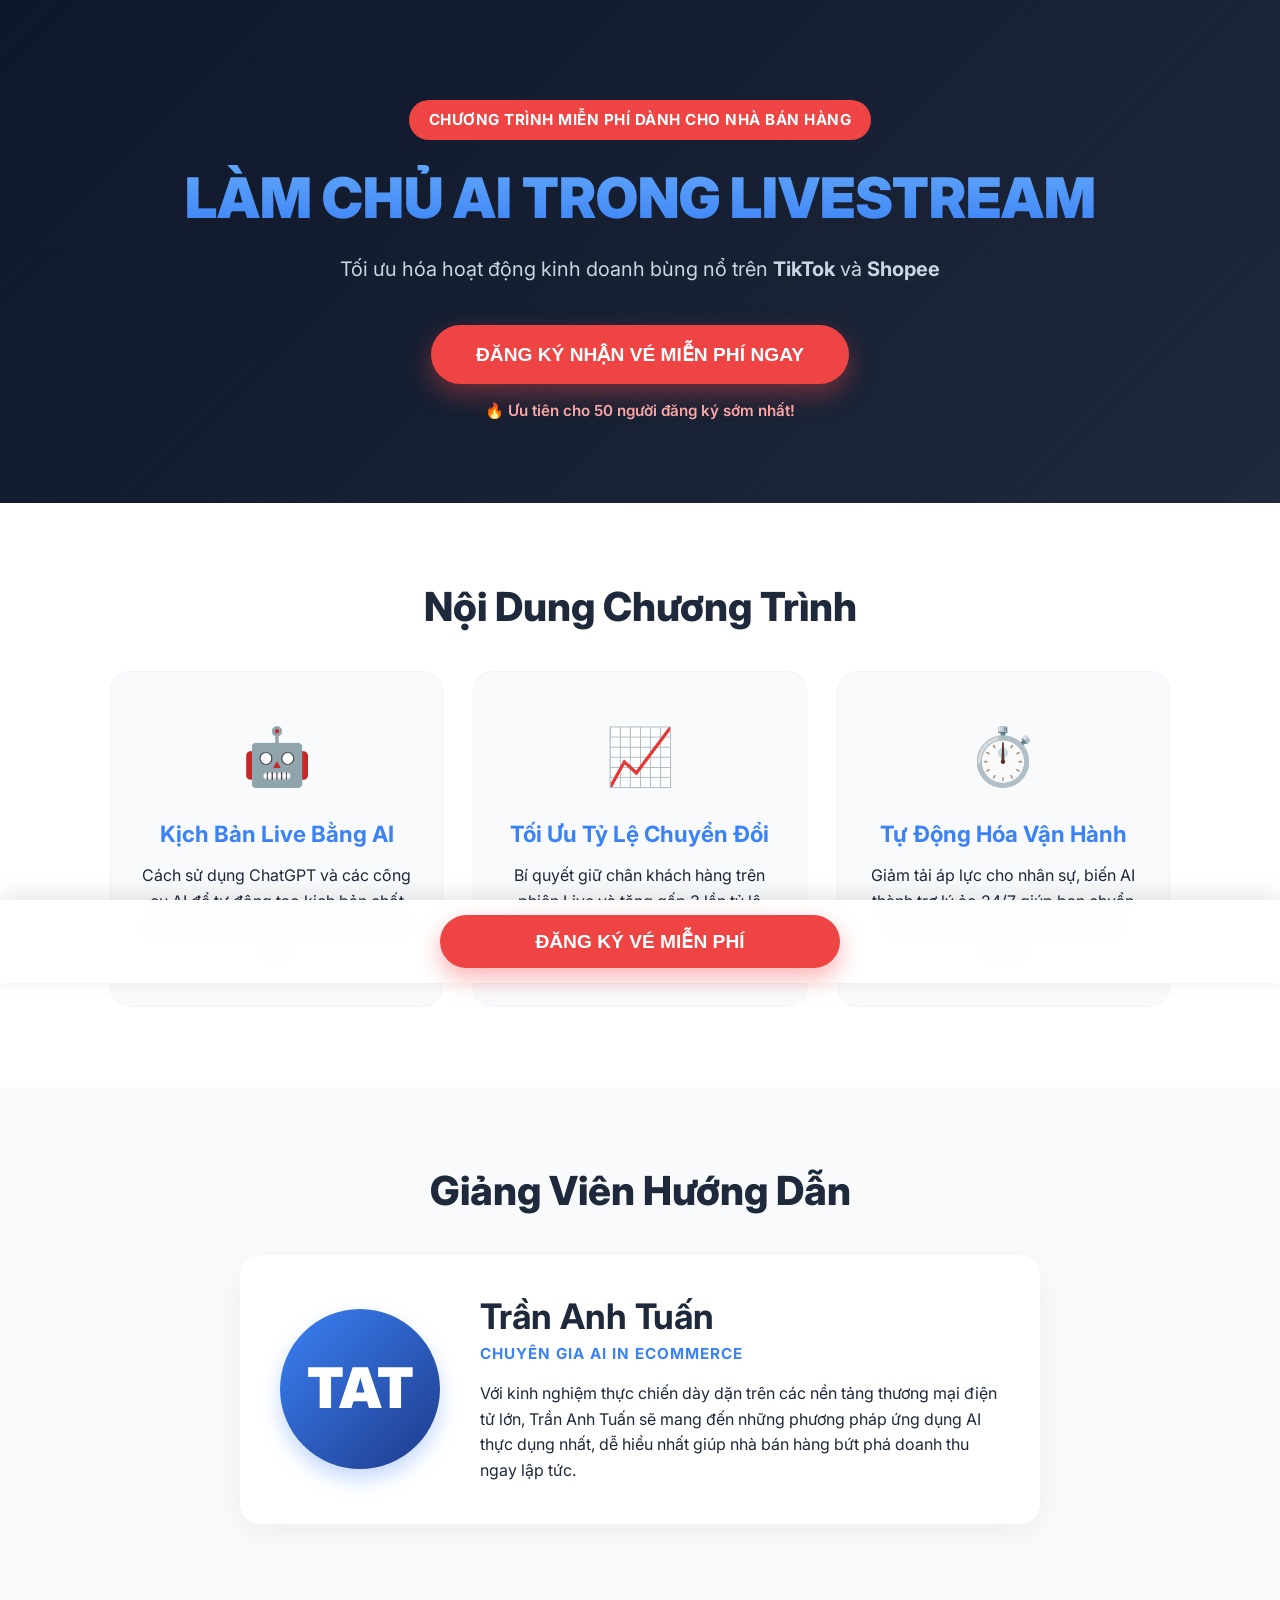
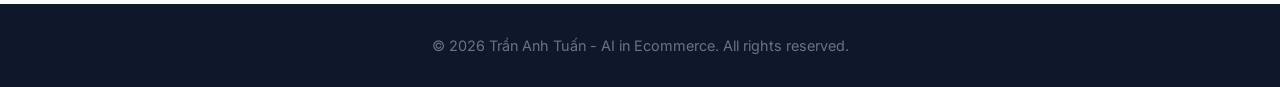
<file: index.html>
<!DOCTYPE html>
<html lang="vi">
<head>
    <meta charset="UTF-8">
    <meta name="viewport" content="width=device-width, initial-scale=1.0">
    <title>Ứng Dụng AI Vào Livestream - Trần Anh Tuấn</title>
    <meta name="description" content="Tối ưu hóa hoạt động kinh doanh trên TikTok và Shopee với AI">
    <link href="https://fonts.googleapis.com/css2?family=Inter:wght@400;600;800;900&display=swap" rel="stylesheet">
    <link rel="stylesheet" href="style.css">
</head>
<body>
    <!-- Hero Section -->
    <header class="hero">
        <div class="container">
            <div class="badge">CHƯƠNG TRÌNH MIỄN PHÍ DÀNH CHO NHÀ BÁN HÀNG</div>
            <h1>LÀM CHỦ AI TRONG LIVESTREAM</h1>
            <p class="subtitle">Tối ưu hóa hoạt động kinh doanh bùng nổ trên <strong>TikTok</strong> và <strong>Shopee</strong></p>
            <button class="btn-primary pulse open-modal-btn">ĐĂNG KÝ NHẬN VÉ MIỄN PHÍ NGAY</button>
            <p class="scarcity">🔥 Ưu tiên cho 50 người đăng ký sớm nhất!</p>
        </div>
    </header>

    <!-- Features Section -->
    <section class="features">
        <div class="container">
            <h2 class="section-title">Nội Dung Chương Trình</h2>
            <div class="grid">
                <div class="card">
                    <div class="icon">🤖</div>
                    <h3>Kịch Bản Live Bằng AI</h3>
                    <p>Cách sử dụng ChatGPT và các công cụ AI để tự động tạo kịch bản chốt sale mượt mà, thu hút hàng ngàn lượt xem.</p>
                </div>
                <div class="card">
                    <div class="icon">📈</div>
                    <h3>Tối Ưu Tỷ Lệ Chuyển Đổi</h3>
                    <p>Bí quyết giữ chân khách hàng trên phiên Live và tăng gấp 3 lần tỷ lệ chuyển đổi đơn hàng trên Shopee & TikTok Shop.</p>
                </div>
                <div class="card">
                    <div class="icon">⏱️</div>
                    <h3>Tự Động Hóa Vận Hành</h3>
                    <p>Giảm tải áp lực cho nhân sự, biến AI thành trợ lý ảo 24/7 giúp bạn chuẩn bị phiên live, phân tích dữ liệu và CSKH.</p>
                </div>
            </div>
        </div>
    </section>

    <!-- Instructor Section -->
    <section class="instructor">
        <div class="container">
            <h2 class="section-title">Giảng Viên Hướng Dẫn</h2>
            <div class="profile">
                <div class="avatar-placeholder">TAT</div>
                <div class="info">
                    <h3>Trần Anh Tuấn</h3>
                    <p class="title">Chuyên gia AI in Ecommerce</p>
                    <p class="bio">Với kinh nghiệm thực chiến dày dặn trên các nền tảng thương mại điện tử lớn, Trần Anh Tuấn sẽ mang đến những phương pháp ứng dụng AI thực dụng nhất, dễ hiểu nhất giúp nhà bán hàng bứt phá doanh thu ngay lập tức.</p>
                </div>
            </div>
        </div>
    </section>

    <!-- Footer -->
    <footer>
        <div class="container">
            <p>&copy; 2026 Trần Anh Tuấn - AI in Ecommerce. All rights reserved.</p>
        </div>
    </footer>

    <!-- Sticky CTA (Mobile) -->
    <div class="sticky-cta">
        <button class="btn-primary open-modal-btn">ĐĂNG KÝ VÉ MIỄN PHÍ</button>
    </div>

    <!-- Registration Modal -->
    <div class="modal-overlay" id="registrationModal">
        <div class="modal-content">
            <button class="close-btn" id="closeModal">&times;</button>
            <h2>Đăng Ký Tham Gia</h2>
            <p>Vui lòng điền thông tin chính xác để nhận link lớp học và tài liệu kèm theo.</p>
            <form id="regForm">
                <div class="input-group">
                    <label for="name">Họ và Tên *</label>
                    <input type="text" id="name" required placeholder="Ví dụ: Nguyễn Văn A">
                </div>
                <div class="input-group">
                    <label for="phone">Số điện thoại (Zalo) *</label>
                    <input type="tel" id="phone" required placeholder="Ví dụ: 0987654321">
                </div>
                <div class="input-group">
                    <label for="email">Email *</label>
                    <input type="email" id="email" required placeholder="Ví dụ: email@gmail.com">
                </div>
                <button type="submit" class="btn-primary submit-btn">HOÀN TẤT ĐĂNG KÝ</button>
                <p class="privacy-note">Thông tin của bạn sẽ được bảo mật tuyệt đối.</p>
            </form>
        </div>
    </div>

    <script src="script.js"></script>
</body>
</html>
</file>
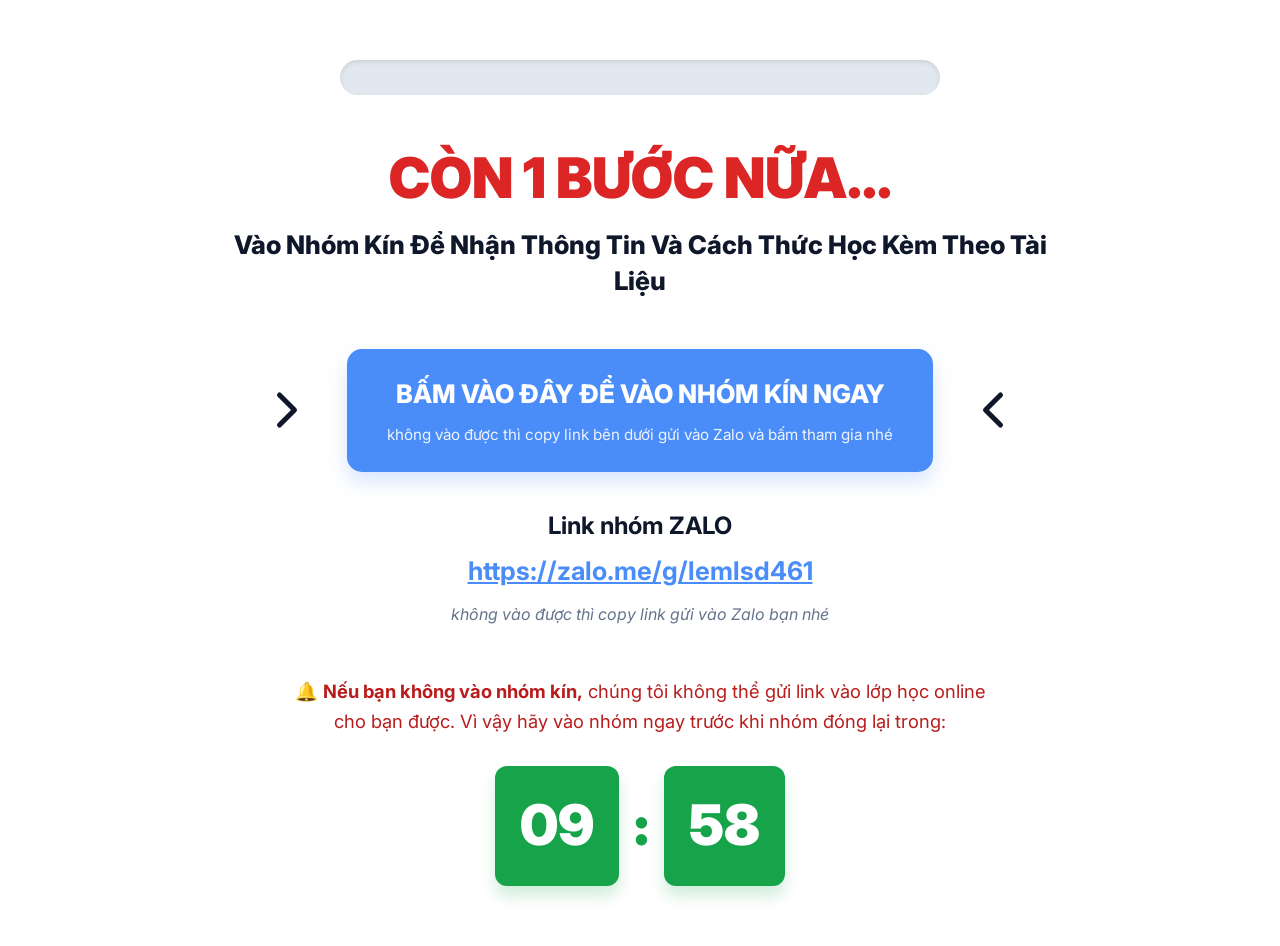
<file: thanks.html>
<!DOCTYPE html>
<html lang="vi">
<head>
    <meta charset="UTF-8">
    <meta name="viewport" content="width=device-width, initial-scale=1.0">
    <title>Cảm ơn bạn đã đăng ký!</title>
    <link href="https://fonts.googleapis.com/css2?family=Inter:wght@400;700;900&display=swap" rel="stylesheet">
    <link rel="stylesheet" href="style.css">
</head>
<body class="thanks-body">
    <div class="container thanks-container">
        <!-- Progress Bar -->
        <div class="progress-bar-wrapper">
            <div class="progress-bar">
                <div class="progress-fill" style="width: 85%;"></div>
            </div>
        </div>

        <h1 class="urgent-title">CÒN 1 BƯỚC NỮA...</h1>
        <p class="thanks-subtitle">Vào Nhóm Kín Để Nhận Thông Tin Và Cách Thức Học Kèm Theo Tài Liệu</p>

        <div class="zalo-cta-wrapper">
            <!-- Left Arrow SVG -->
            <svg class="arrow arrow-left" viewBox="0 0 24 24" fill="none" stroke="currentColor" stroke-width="2" stroke-linecap="round" stroke-linejoin="round"><path d="M9 18l6-6-6-6"/></svg>
            
            <a href="https://zalo.me/g/lemlsd461" target="_blank" class="btn-zalo" id="zaloLinkBtn">
                <span class="btn-zalo-title">BẤM VÀO ĐÂY ĐỂ VÀO NHÓM KÍN NGAY</span>
                <span class="btn-zalo-desc">không vào được thì copy link bên dưới gửi vào Zalo và bấm tham gia nhé</span>
            </a>
            
            <!-- Right Arrow SVG -->
            <svg class="arrow arrow-right" viewBox="0 0 24 24" fill="none" stroke="currentColor" stroke-width="2" stroke-linecap="round" stroke-linejoin="round"><path d="M15 18l-6-6 6-6"/></svg>
        </div>

        <div class="link-text-wrapper">
            <h3>Link nhóm ZALO</h3>
            <a href="https://zalo.me/g/lemlsd461" target="_blank" class="raw-link">https://zalo.me/g/lemlsd461</a>
            <p class="link-hint">không vào được thì copy link gửi vào Zalo bạn nhé</p>
        </div>

        <div class="warning-box">
            <p>🔔 <strong>Nếu bạn không vào nhóm kín,</strong> chúng tôi không thể gửi link vào lớp học online cho bạn được. Vì vậy hãy vào nhóm ngay trước khi nhóm đóng lại trong:</p>
        </div>

        <!-- Countdown Timer -->
        <div class="countdown" id="countdown">
            <div class="time-box"><span id="min">09</span></div>
            <span class="colon">:</span>
            <div class="time-box"><span id="sec">59</span></div>
        </div>
    </div>
    
    <script src="script.js"></script>
</body>
</html>
</file>
<file: style.css>
:root {
    --primary: #3b82f6;
    --primary-hover: #2563eb;
    --accent: #ef4444;
    --bg-light: #f8fafc;
    --text-dark: #1e293b;
    --text-gray: #64748b;
    --white: #ffffff;
}

* {
    margin: 0;
    padding: 0;
    box-sizing: border-box;
}

body {
    font-family: 'Inter', sans-serif;
    color: var(--text-dark);
    background-color: var(--bg-light);
    line-height: 1.6;
}

.container {
    width: 100%;
    max-width: 1100px;
    margin: 0 auto;
    padding: 0 20px;
}

h1, h2, h3 { line-height: 1.2; }

.section-title {
    text-align: center;
    font-size: 2.5rem;
    font-weight: 800;
    margin-bottom: 40px;
    color: var(--text-dark);
}

/* --- Hero Section --- */
.hero {
    background: linear-gradient(135deg, #0f172a 0%, #1e293b 100%);
    color: var(--white);
    text-align: center;
    padding: 100px 0 80px;
}

.hero .badge {
    display: inline-block;
    background-color: var(--accent);
    color: var(--white);
    padding: 8px 20px;
    border-radius: 30px;
    font-weight: 700;
    font-size: 0.95rem;
    margin-bottom: 25px;
    letter-spacing: 0.5px;
}

.hero h1 {
    font-size: 3.5rem;
    font-weight: 900;
    margin-bottom: 20px;
    background: -webkit-linear-gradient(#60a5fa, #3b82f6);
    -webkit-background-clip: text;
    -webkit-text-fill-color: transparent;
    text-transform: uppercase;
}

.hero .subtitle {
    font-size: 1.25rem;
    margin-bottom: 40px;
    color: #cbd5e1;
}

.scarcity {
    margin-top: 15px;
    font-size: 0.95rem;
    color: #fca5a5;
    font-weight: 600;
}

/* --- Buttons --- */
.btn-primary {
    background-color: var(--accent);
    color: var(--white);
    border: none;
    padding: 18px 45px;
    font-size: 1.2rem;
    font-weight: 800;
    border-radius: 50px;
    cursor: pointer;
    box-shadow: 0 10px 25px rgba(239, 68, 68, 0.4);
    transition: all 0.3s ease;
    text-transform: uppercase;
}

.btn-primary:hover {
    background-color: #dc2626;
    transform: translateY(-3px);
    box-shadow: 0 15px 30px rgba(239, 68, 68, 0.5);
}

.pulse {
    animation: pulse 2s infinite;
}

@keyframes pulse {
    0% { box-shadow: 0 0 0 0 rgba(239, 68, 68, 0.7); }
    70% { box-shadow: 0 0 0 15px rgba(239, 68, 68, 0); }
    100% { box-shadow: 0 0 0 0 rgba(239, 68, 68, 0); }
}

/* --- Features Section --- */
.features {
    padding: 80px 0;
    background: var(--white);
}

.grid {
    display: grid;
    grid-template-columns: repeat(auto-fit, minmax(300px, 1fr));
    gap: 30px;
}

.card {
    background: var(--bg-light);
    padding: 40px 30px;
    border-radius: 20px;
    text-align: center;
    transition: transform 0.3s ease, box-shadow 0.3s ease;
    border: 1px solid #f1f5f9;
}

.card:hover {
    transform: translateY(-10px);
    box-shadow: 0 20px 40px rgba(0,0,0,0.08);
}

.card .icon {
    font-size: 3.5rem;
    margin-bottom: 20px;
}

.card h3 {
    font-size: 1.4rem;
    margin-bottom: 15px;
    color: var(--primary);
}

/* --- Instructor Section --- */
.instructor {
    padding: 80px 0;
}

.profile {
    display: flex;
    align-items: center;
    justify-content: center;
    gap: 40px;
    background: var(--white);
    padding: 40px;
    border-radius: 20px;
    box-shadow: 0 10px 30px rgba(0,0,0,0.05);
    max-width: 800px;
    margin: 0 auto;
}

.avatar-placeholder {
    width: 160px;
    height: 160px;
    background: linear-gradient(135deg, var(--primary), #1e3a8a);
    color: var(--white);
    border-radius: 50%;
    display: flex;
    align-items: center;
    justify-content: center;
    font-size: 3.5rem;
    font-weight: 900;
    flex-shrink: 0;
    box-shadow: 0 10px 20px rgba(59, 130, 246, 0.3);
}

.info h3 {
    font-size: 2.2rem;
    color: var(--text-dark);
    margin-bottom: 5px;
}

.info .title {
    font-weight: 700;
    color: var(--primary);
    margin-bottom: 15px;
    text-transform: uppercase;
    letter-spacing: 1px;
    font-size: 0.95rem;
}

/* --- Footer --- */
footer {
    background: #0f172a;
    color: #64748b;
    text-align: center;
    padding: 30px 0;
    font-size: 0.9rem;
}

/* --- Sticky CTA --- */
.sticky-cta {
    position: fixed;
    bottom: 0;
    left: 0;
    width: 100%;
    background: rgba(255, 255, 255, 0.95);
    backdrop-filter: blur(10px);
    padding: 15px;
    text-align: center;
    box-shadow: 0 -5px 20px rgba(0,0,0,0.1);
    transform: translateY(100%);
    transition: transform 0.3s cubic-bezier(0.4, 0, 0.2, 1);
    z-index: 100;
}

.sticky-cta.visible { transform: translateY(0); }
.sticky-cta .btn-primary { width: 100%; max-width: 400px; padding: 15px; }

/* --- Modal Popup --- */
.modal-overlay {
    position: fixed;
    top: 0; left: 0; width: 100%; height: 100%;
    background: rgba(15, 23, 42, 0.85);
    backdrop-filter: blur(5px);
    display: flex; align-items: center; justify-content: center;
    opacity: 0; pointer-events: none;
    transition: opacity 0.3s ease;
    z-index: 1000;
    padding: 20px;
}

.modal-overlay.active { opacity: 1; pointer-events: all; }

.modal-content {
    background: var(--white);
    padding: 40px;
    border-radius: 20px;
    width: 100%;
    max-width: 450px;
    position: relative;
    transform: translateY(30px);
    transition: transform 0.3s cubic-bezier(0.4, 0, 0.2, 1);
    box-shadow: 0 25px 50px -12px rgba(0, 0, 0, 0.25);
}

.modal-overlay.active .modal-content { transform: translateY(0); }

.close-btn {
    position: absolute;
    top: 15px; right: 20px;
    font-size: 2rem;
    background: none; border: none;
    color: var(--text-gray);
    cursor: pointer;
    transition: color 0.2s;
}

.close-btn:hover { color: var(--accent); }

.modal-content h2 {
    font-size: 1.8rem;
    margin-bottom: 10px;
    color: var(--text-dark);
    text-align: center;
}

.modal-content p {
    margin-bottom: 25px;
    color: var(--text-gray);
    text-align: center;
    font-size: 0.95rem;
}

.input-group { margin-bottom: 20px; text-align: left; }

.input-group label {
    display: block;
    margin-bottom: 8px;
    font-weight: 600;
    font-size: 0.95rem;
}

.input-group input {
    width: 100%;
    padding: 14px 15px;
    border: 1px solid #cbd5e1;
    border-radius: 10px;
    font-size: 1rem;
    font-family: inherit;
    transition: all 0.3s;
}

.input-group input:focus {
    outline: none;
    border-color: var(--primary);
    box-shadow: 0 0 0 4px rgba(59, 130, 246, 0.15);
}

.submit-btn { width: 100%; margin-top: 10px; }
.privacy-note { font-size: 0.8rem !important; margin-top: 15px; margin-bottom: 0 !important; }


/* =======================================================================
   THANKS PAGE STYLES (Matching the provided screenshot)
   ======================================================================= */
.thanks-body { background-color: var(--white); }

.thanks-container {
    max-width: 900px;
    text-align: center;
    padding: 60px 20px;
}

/* Progress Bar */
.progress-bar-wrapper {
    background: #e2e8f0;
    height: 35px;
    border-radius: 20px;
    overflow: hidden;
    margin: 0 auto 50px;
    max-width: 600px;
    box-shadow: inset 0 2px 4px rgba(0,0,0,0.1);
}

.progress-fill {
    background-color: #dc2626;
    background-image: linear-gradient(45deg, rgba(255,255,255,0.15) 25%, transparent 25%, transparent 50%, rgba(255,255,255,0.15) 50%, rgba(255,255,255,0.15) 75%, transparent 75%, transparent);
    background-size: 2rem 2rem;
    height: 100%;
    animation: progressStripes 1s linear infinite;
}

@keyframes progressStripes {
    from { background-position: 2rem 0; }
    to { background-position: 0 0; }
}

.urgent-title {
    color: #dc2626;
    font-size: 3.5rem;
    font-weight: 900;
    text-transform: uppercase;
    margin-bottom: 15px;
}

.thanks-subtitle {
    font-size: 1.6rem;
    font-weight: 800;
    margin-bottom: 50px;
    color: #0f172a;
    line-height: 1.4;
}

/* Zalo Call to Action */
.zalo-cta-wrapper {
    display: flex;
    align-items: center;
    justify-content: center;
    gap: 30px;
    margin-bottom: 40px;
}

.btn-zalo {
    background-color: #4b8df8; /* Soft Zalo Blue */
    color: white;
    text-decoration: none;
    padding: 25px 40px;
    border-radius: 15px;
    display: inline-block;
    box-shadow: 0 10px 20px rgba(59, 130, 246, 0.2);
    transition: transform 0.2s, box-shadow 0.2s;
    max-width: 600px;
}

.btn-zalo:hover {
    transform: scale(1.03);
    box-shadow: 0 15px 30px rgba(59, 130, 246, 0.3);
}

.btn-zalo-title {
    display: block;
    font-size: 1.6rem;
    font-weight: 800;
    margin-bottom: 8px;
}

.btn-zalo-desc {
    display: block;
    font-size: 0.95rem;
    opacity: 0.9;
    font-weight: 400;
}

.arrow {
    width: 60px;
    height: 60px;
    color: #0f172a;
    animation: bounce 1s infinite alternate;
}

@keyframes bounce {
    from { transform: translateX(0) rotate(15deg); }
    to { transform: translateX(15px) rotate(15deg); }
}

.arrow-left { animation: bounceLeft 1s infinite alternate; }
@keyframes bounceLeft {
    from { transform: translateX(0) rotate(-15deg); }
    to { transform: translateX(-15px) rotate(-15deg); }
}

.link-text-wrapper { margin-bottom: 50px; }
.link-text-wrapper h3 { font-size: 1.5rem; margin-bottom: 10px; color: #0f172a; }
.raw-link { font-size: 1.6rem; color: #4b8df8; font-weight: 700; word-break: break-all; }
.link-hint { margin-top: 10px; color: var(--text-gray); font-style: italic; }

.warning-box {
    color: #b91c1c;
    font-size: 1.15rem;
    max-width: 700px;
    margin: 0 auto 30px;
    line-height: 1.6;
}

/* Countdown */
.countdown {
    display: flex;
    justify-content: center;
    align-items: center;
    gap: 15px;
    font-size: 3.5rem;
    font-weight: 900;
    color: white;
}

.time-box {
    background-color: #16a34a; /* Green */
    padding: 15px 25px;
    border-radius: 12px;
    min-width: 110px;
    box-shadow: 0 10px 15px rgba(22, 163, 74, 0.2);
}

.colon { color: #16a34a; }

/* Responsive Adjustments */
@media (max-width: 768px) {
    .hero h1 { font-size: 2.2rem; }
    .hero { padding: 60px 0; }
    .section-title { font-size: 2rem; }
    .profile { flex-direction: column; text-align: center; }
    
    .urgent-title { font-size: 2.2rem; }
    .thanks-subtitle { font-size: 1.3rem; }
    .zalo-cta-wrapper { flex-direction: column; gap: 15px; }
    .arrow { display: none; }
    .btn-zalo { padding: 20px; }
    .btn-zalo-title { font-size: 1.2rem; }
    .raw-link { font-size: 1.2rem; }
    .time-box { min-width: 80px; font-size: 2.5rem; padding: 10px; }
    .countdown { font-size: 2.5rem; }
}
</file>
